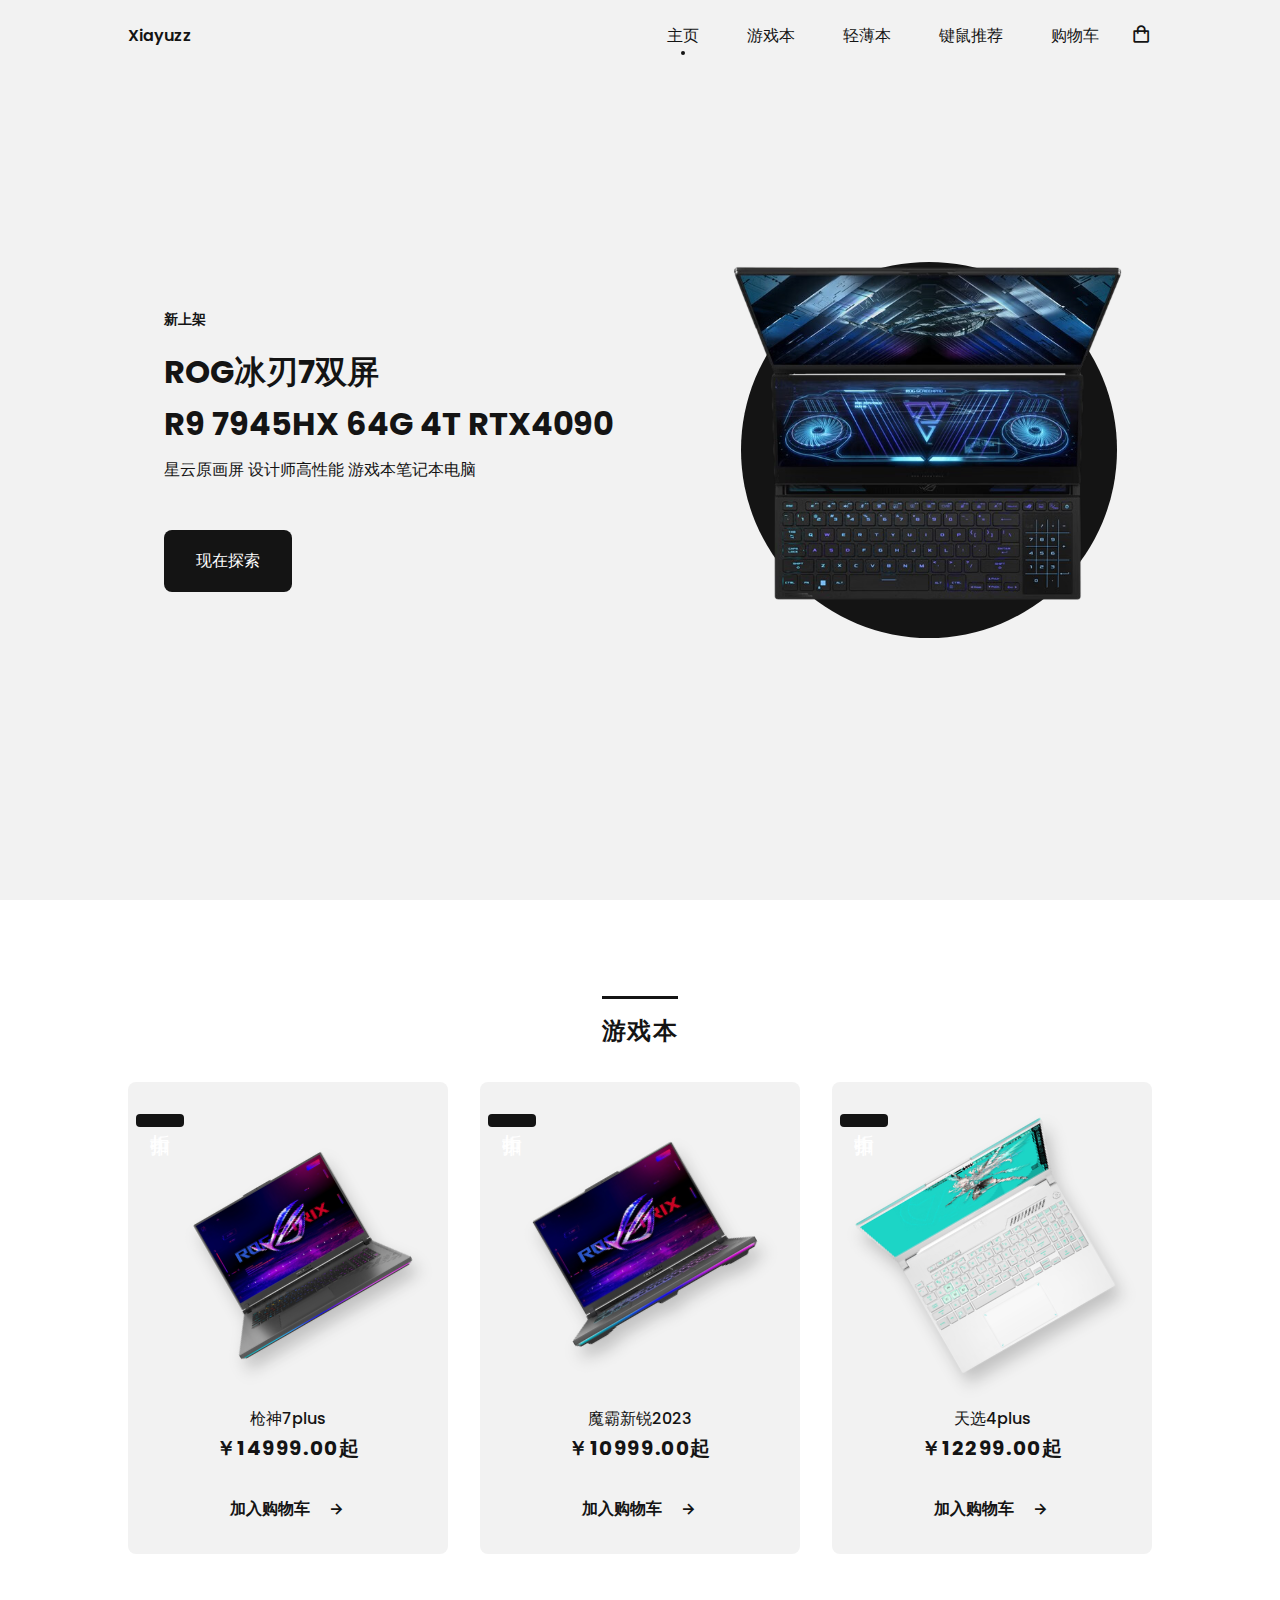
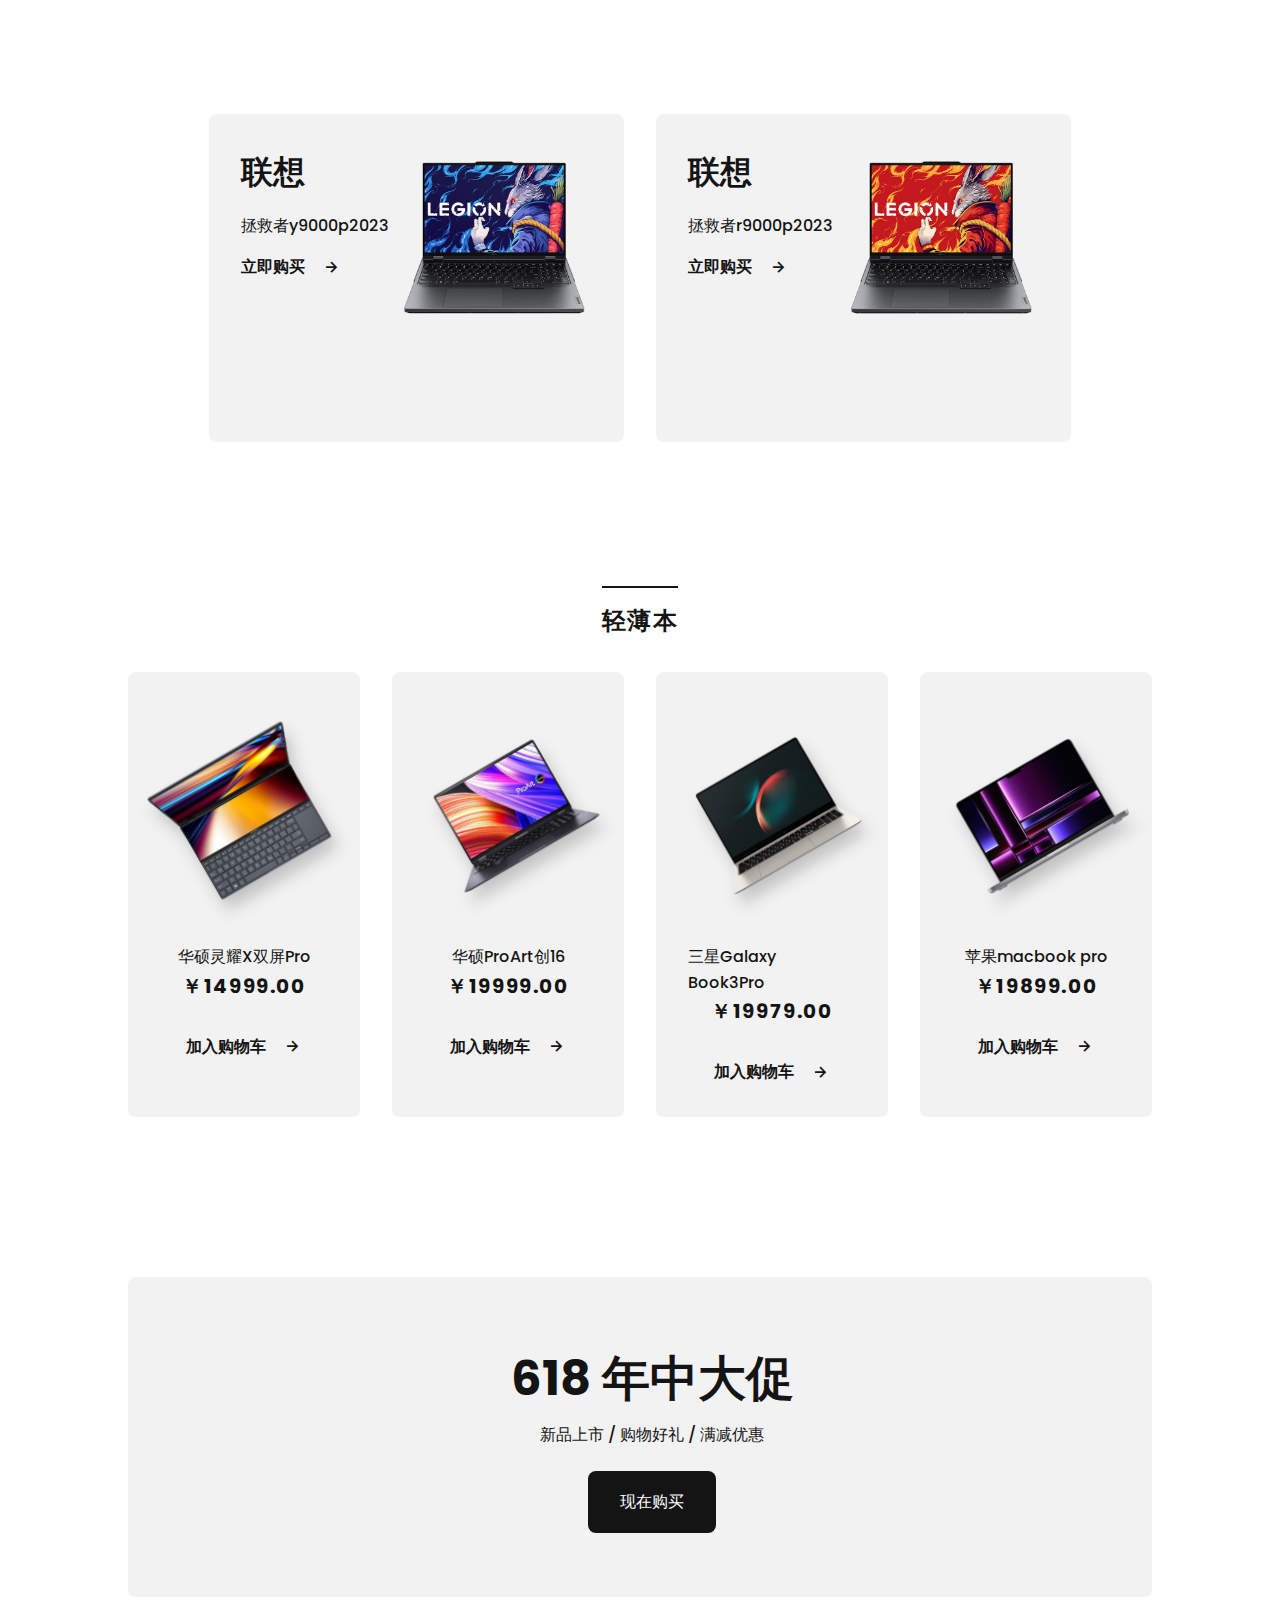
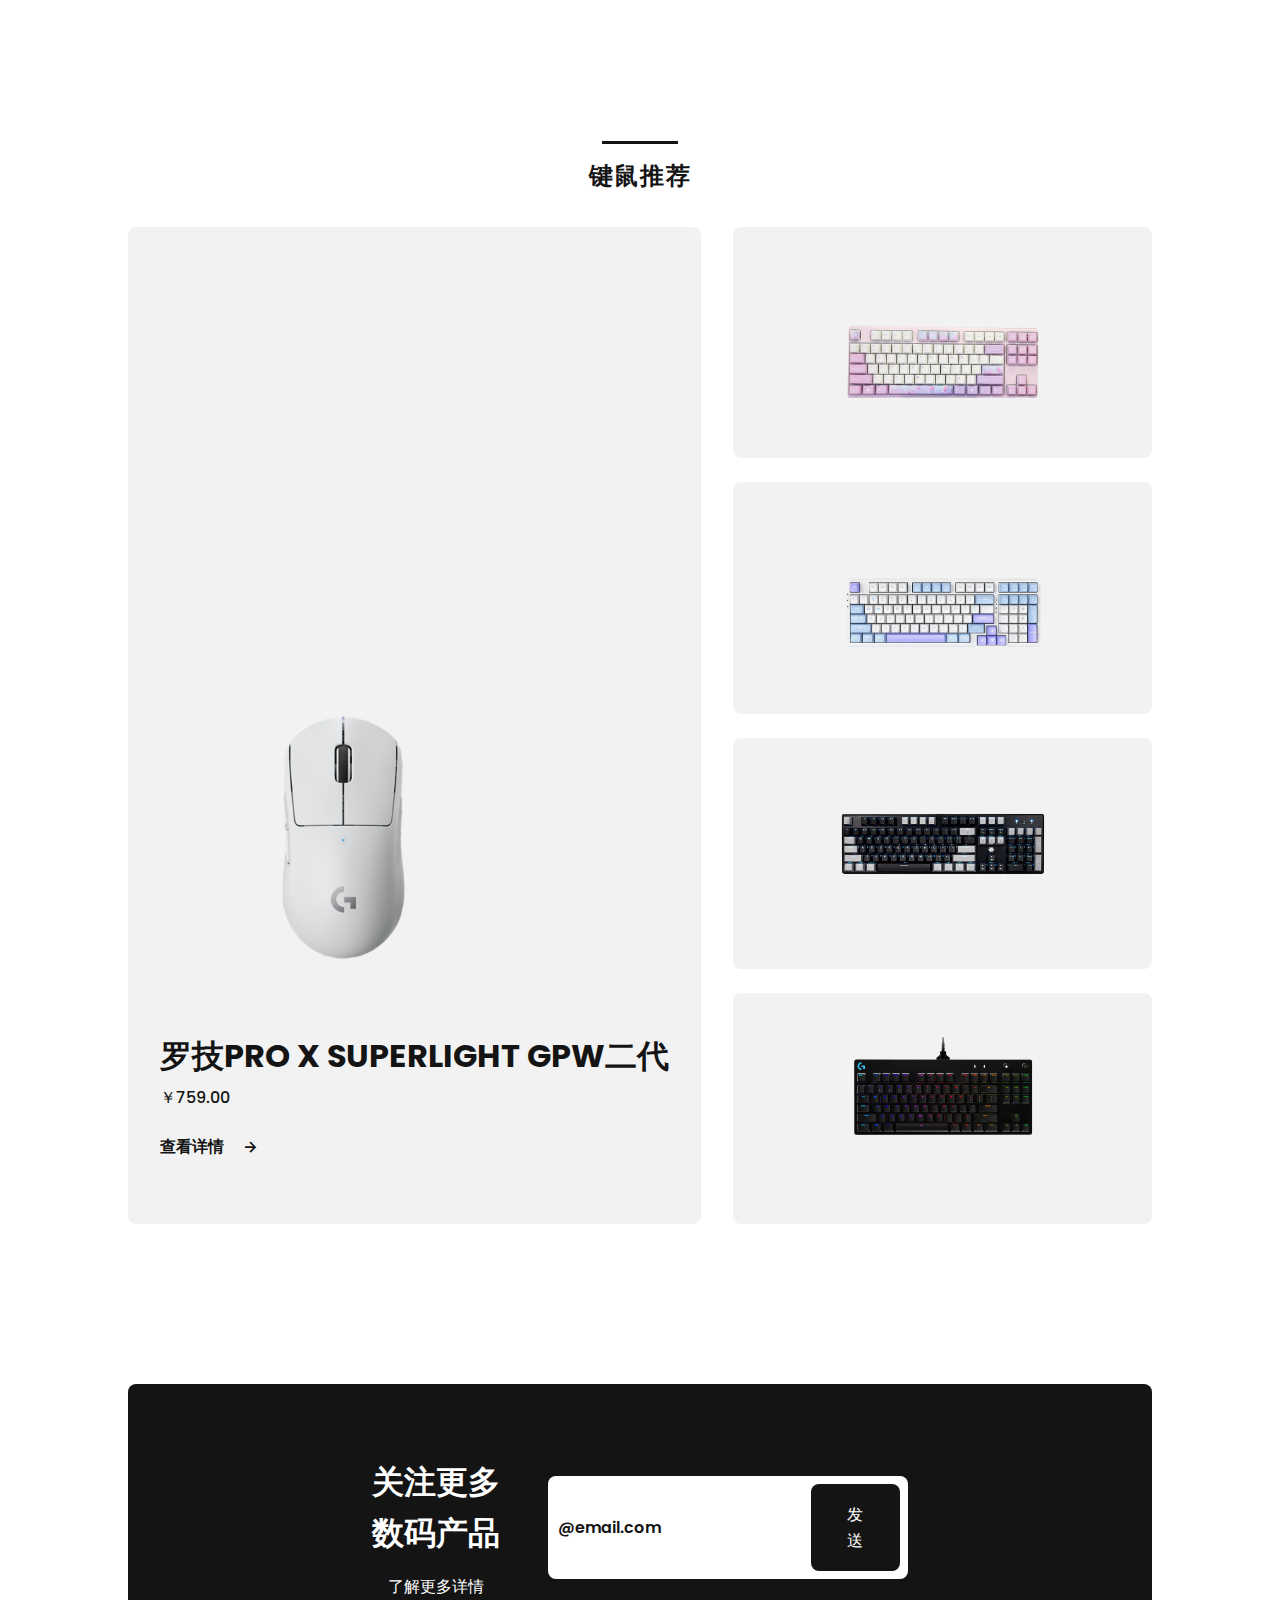
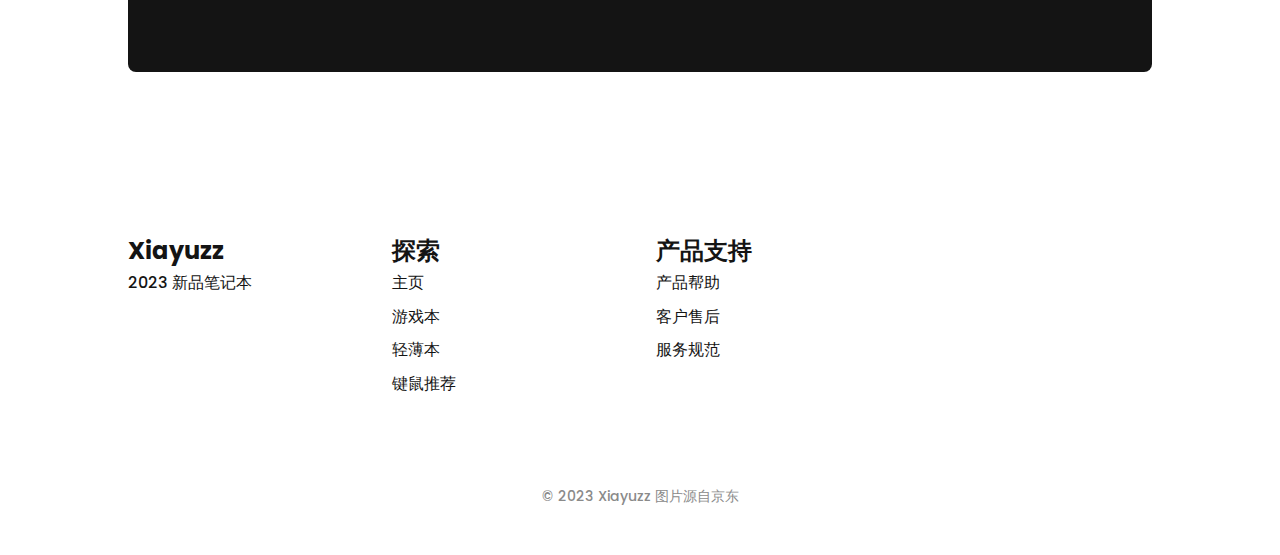
<file: index.html>
<!DOCTYPE html>
<html lang="en">
    <head>
        <meta charset="UTF-8">
        <meta name="viewport" content="width=device-width, initial-scale=1.0">
        <!-- ===== 添加图标 ===== -->
        <link rel="shortcut icon" href="assets/img/icon.ico">

        <!-- ===== CSS ===== -->
        <link rel="stylesheet" href="assets/css/styles.css">

        <!-- ===== 引入图标库 ===== -->
        <link href="https://cdn.jsdelivr.net/npm/boxicons@2.0.5/css/boxicons.min.css" rel="stylesheet">
        <link href="https://at.alicdn.com/t/c/font_4040954_tv0wpbe1dtd.css" rel="stylesheet">
        <title>2023年笔记本专卖网店</title>
    </head>
    <body>

        <!--===== 导航栏 =====-->
        <haeder class="header-1" id="header">
            <nav class="nav bd-grid">
                <div class="nav__toggle" id="nav-toggle">
                    <i class="bx bxs-grid"></i>
                </div>

                <a href="#home" class="nav__logo">Xiayuzz</a>

                <div class="nav__menu" id="nav-menu">
                    <ul class="nav__list">
                        <li class="nav__item"><a href="#home" class="nav__link active">主页</a></li>
                        <li class="nav__item"><a href="#featured" class="nav__link">游戏本</a></li>
                        <li class="nav__item"><a href="#light" class="nav__link">轻薄本</a></li>
                        <li class="nav__item"><a href="#new" class="nav__link">键鼠推荐</a></li>
                        <li class="nav__item"><a href="./shop.html#shop" class="nav__link">购物车</a></li>
                    </ul>
                </div>

                <div class="nav__shop">
                    <i class="bx bx-shopping-bag"></i>
                </div>
            </nav>
        </haeder>

        <main class="main-1">
            <!--===== 主页 =====-->
            <section class="home" id="home">
                <div class="home__container bd-grid">
                    <div class="home__computer">
                        <div class="home__shape"></div>
                        <img src="assets/img/icesword7-pixian.png" alt="" class="home__img">
                    </div>

                    <div class="home__data">
                        <span class="home__new">新上架</span>
                        <h1 class="home__title">ROG冰刃7双屏 <br> R9 7945HX 64G 4T RTX4090</h1>
                        <p class="home__description"> 星云原画屏 设计师高性能 游戏本笔记本电脑</p>
                        <a href="https://item.jd.com/10070599880658.html" target="_blank" class="button">现在探索</a>
                    </div>
                </div>
            </section>
            

            <!--===== 游戏本 =====-->
            <section class="featured section" id="featured">
                <h2 class="section-title">游戏本</h2>

                <div class="featured__container bd-grid">
                    <article class="computer">
                        <div class="computer__sale">折扣中</div>
                        <img src="assets/img/枪神7plus-pixian.png" target="_blank" alt="" class="computer__img">
                        <span class="computer__mame">枪神7plus</span>
                        <span class="computer__preci">￥14999.00起</span>
                        <a href="https://item.jd.com/100043674282.html" target="_blank" class="button-light">加入购物车 <i class="bx bx-right-arrow-alt button-icon"></i></a>
                    </article>

                    <article class="computer">
                        <div class="computer__sale">折扣中</div>
                        <img src="assets/img/魔霸新锐-pixian.png" alt="" class="computer__img">
                        <span class="computer__mame">魔霸新锐2023</span>
                        <span class="computer__preci">￥10999.00起</span>
                        <a href="https://item.jd.com/10071674210463.html" target="_blank" class="button-light">加入购物车 <i class="bx bx-right-arrow-alt button-icon"></i></a>
                    </article>

                    <article class="computer">
                        <div class="computer__sale">折扣中</div>
                        <img src="assets/img/天选4plus.png" alt="" class="computer__img">
                        <span class="computer__mame">天选4plus</span>
                        <span class="computer__preci">￥12299.00起</span>
                        <a href="https://item.jd.com/10044604093381.html" target="_blank" class="button-light">加入购物车 <i class="bx bx-right-arrow-alt button-icon"></i></a>
                    </article>

                </div>
            </section>

            <!--===== 副窗口 =====-->
            <section class="collection section">
                <div class="collection__container bd-grid">
                    <div class="collection__card">
                        <div class="collection__data">
                            <h3 class="collection__name">联想</h3>
                            <p class="collection__description">拯救者y9000p2023</p>
                            <a href="https://item.jd.com/100055147461.html" target="_blank" class="button-light">立即购买 <i class="bx bx-right-arrow-alt button-icon"></i></a>
                        </div>

                        <img src="assets/img/y9000p2023.png" alt="" class="collection__img">
                    </div>

                    <div class="collection__card">
                        <div class="collection__data">
                            <h3 class="collection__name">联想</h3>
                            <p class="collection__description">拯救者r9000p2023</p>
                            <a href="https://item.jd.com/10071456746996.html" target="_blank" class="button-light">立即购买 <i class="bx bx-right-arrow-alt button-icon"></i></a>
                        </div>

                        <img src="assets/img/r9000p2023.png" alt="" class="collection__img">
                    </div>
                    
                </div>
            </section>

            <!--===== 轻薄本 =====-->
            <section class="women section" id="light">
                <h2 class="section-title">轻薄本</h2>

                <div class="women__container bd-grid">
                    <article class="computer">
                        <img src="assets/img/华硕灵耀X双屏Pro 2023.png" alt="" class="computer__img">
                        <span class="computer__mame">华硕灵耀X双屏Pro</span>
                        <span class="computer__preci">￥14999.00</span>
                        <a href="https://item.jd.com/100049901210.html" target="_blank" class="button-light">加入购物车 <i class="bx bx-right-arrow-alt button-icon"></i></a>
                    </article>

                    <article class="computer">
                        <img src="assets/img/华硕ProArt创16 2023.png" alt="" class="computer__img">
                        <span class="computer__mame">华硕ProArt创16</span>
                        <span class="computer__preci">￥19999.00</span>
                        <a href="https://item.jd.com/10073933143792.html" target="_blank" class="button-light">加入购物车 <i class="bx bx-right-arrow-alt button-icon"></i></a>
                    </article>

                    <article class="computer">
                        <img src="assets/img/三星Galaxy Book3 Pro.png" alt="" class="computer__img">
                        <span class="computer__mame">三星Galaxy Book3Pro</span>
                        <span class="computer__preci">￥19979.00</span>
                        <a href="https://item.jd.com/10072262471224.html" target="_blank" class="button-light">加入购物车 <i class="bx bx-right-arrow-alt button-icon"></i></a>
                    </article>

                    <article class="computer">
                        <img src="assets/img/苹果macbook pro.png" alt="" class="computer__img">
                        <span class="computer__mame">苹果macbook pro</span>
                        <span class="computer__preci">￥19899.00</span>
                        <a href="https://item.jd.com/10072996455636.html" target="_blank" class="button-light">加入购物车 <i class="bx bx-right-arrow-alt button-icon"></i></a>
                    </article>


                </div>
            </section>

            <!--===== 广告页 =====-->
            <section class="offer section">
                <div class="offer__container bd-grid">
                    <div class="offer__data">
                        <h3 class="offer__title">618 年中大促</h3>
                        <p class="offer__description">新品上市 / 购物好礼 / 满减优惠</p>
                        <a href="#" class="button">现在购买</a>
                    </div>
                </div>
            </section>

            <!--===== 键鼠推荐 =====-->
            <section class="new section" id="new">
                <h2 class="section-title">键鼠推荐</h2>

                <div class="new__container bd-grid">
                    <div class="new__mens">
                        <img src="assets/img/gpw2.png" alt="" class="new__mens-img">
                        <h3 class="new__title">罗技PRO X SUPERLIGHT GPW二代</h3>
                        <span class="new__preci">￥759.00</span>
                        <a href="https://item.jd.com/100010255665.html" target="_blank" class="button-light">查看详情 <i class="bx bx-right-arrow-alt button-icon"></i></a>
                    </div>

                    <div class="new__sneaker">
                        <div class="new__sneaker-card">
                            <img src="assets/img/阿米洛.png" alt="" class="new__sneaker-img">
                            <div class="new__sneaker-overlay">
                                <a href="https://item.jd.com/10042319837508.html" target="_blank" class="button">加入购物车</a>
                            </div>
                        </div>
    
                        <div class="new__sneaker-card">
                            <img src="assets/img/vgn98pro.png" alt="" class="new__sneaker-img">
                            <div class="new__sneaker-overlay">
                                <a href="https://item.jd.com/10064193589170.html" target="_blank" class="button">加入购物车</a>
                            </div>
                        </div>
    
                        <div class="new__sneaker-card">
                            <img src="assets/img/黑峡谷.png" alt="" class="new__sneaker-img">
                            <div class="new__sneaker-overlay">
                                <a href="https://item.jd.com/10056250761246.html" target="_blank" class="button">加入购物车</a>
                            </div>
                        </div>
    
                        <div class="new__sneaker-card">
                            <img src="assets/img/罗技.png" alt="" class="new__sneaker-img">
                            <div class="new__sneaker-overlay">
                                <a href="https://item.jd.com/100005302261.html" target="_blank" class="button">加入购物车</a>
                            </div>
                        </div>
                    </div>
                </div>
            </section>

            <!--===== 插入语 =====-->
            <section class="newsletter section">
                <div class="newsletter__container bd-grid">
                    <div>
                        <h3 class="newsletter__title"> 关注更多<br>数码产品 </h3>
                        <p class="newsletter__description">了解更多详情</p>
                    </div>

                    <form action="" class="newsletter__subscribe">
                        <input type="text" placeholder="@email.com" class="newsletter__input">
                        <a href="#" class="button">发送</a>
                    </form>
                </div>
            </section>
        </main>

        <!--===== 页脚 =====-->
        <footer class="footer section">
            <div class="footer__container bd-grid">
                <div class="footer__box">
                    <h3 class="footer__title">Xiayuzz</h3>
                    <p class="footer__description">2023 新品笔记本</p>
                </div>

                <div class="footer__box">
                    <h3 class="footer__title">探索</h3>
                    <ul>
                        <li><a href="#home" class="footer__link">主页</a></li>
                        <li><a href="#featured" class="footer__link">游戏本</a></li>
                        <li><a href="#light" class="footer__link">轻薄本</a></li>
                        <li><a href="#new" class="footer__link">键鼠推荐</a></li>
                    </ul>
                </div>

                <div class="footer__box">
                    <h3 class="footer__title">产品支持</h3>
                    <ul>
                        <li><a href="#" class="footer__link">产品帮助</a></li>
                        <li><a href="#" class="footer__link">客户售后</a></li>
                        <li><a href="#" class="footer__link">服务规范</a></li>
                    </ul>
                </div>

                <div class="footer__box">
                    <a href="https://www.jd.com/" target="_blank" class="footer__social"><i class="iconfont icon-jingdong"></i></a>
                    <a href="https://www.taobao.com/" target="_blank" class="footer__social"><i class="iconfont icon-tao"></i></a>
                    <a href="https://www.tmall.com/" target="_blank" class="footer__social"><i class="iconfont icon-tianmao"></i></a>
                    <a href="https://pinduoduo.com/" target="_blank" class="footer__social"><i class="iconfont icon-pinduoduo"></i></a>
                </div>
            </div>

            <p class="footer__copy">&#169; 2023 Xiayuzz 图片源自京东</p>
        </footer>

        <!--===== MAIN JS =====-->
        <script src="/assets/js/main.js"></script>
        
    </body>
</html>
</file>
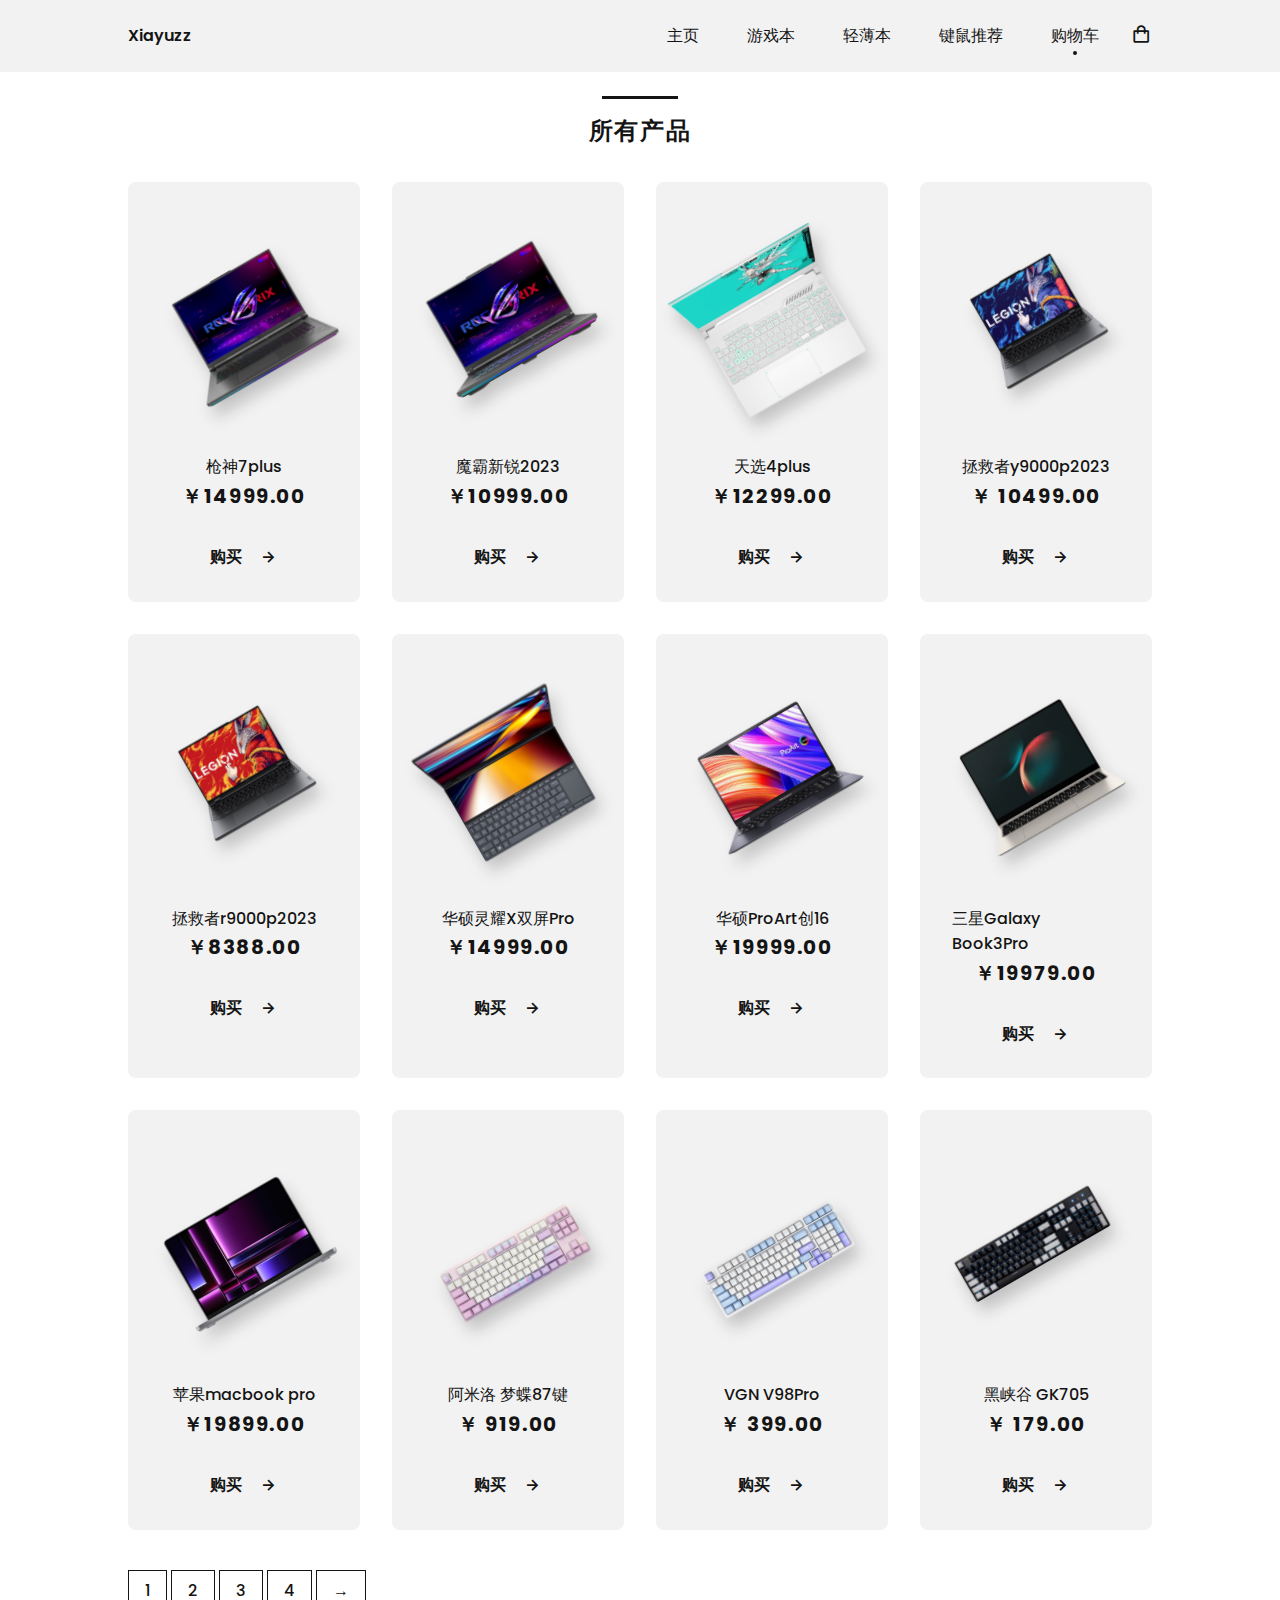
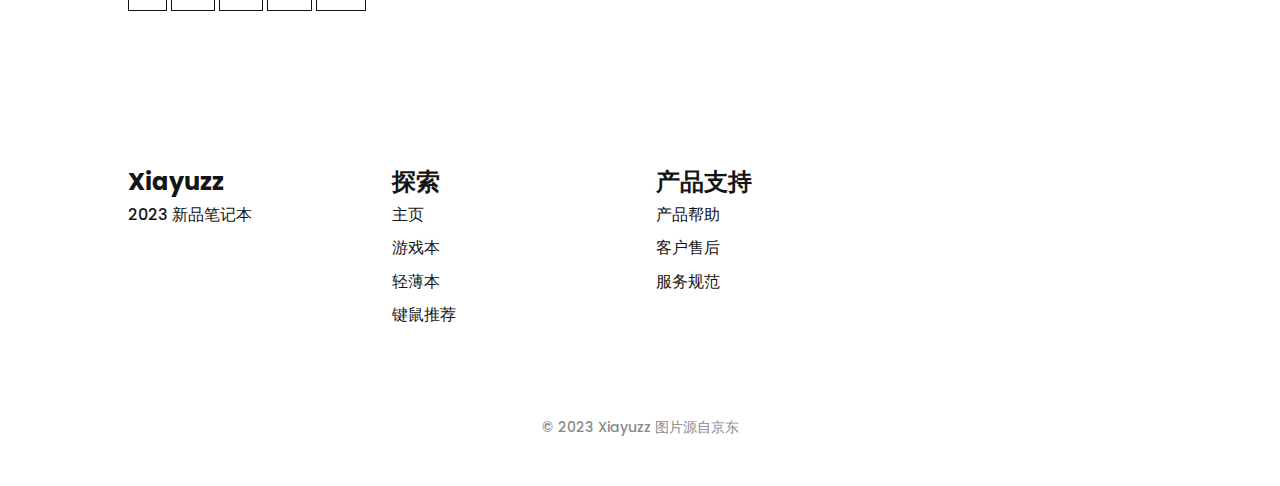
<file: shop.html>
<!DOCTYPE html>
<html lang="en">
    <head>
        <meta charset="UTF-8">
        <meta name="viewport" content="width=device-width, initial-scale=1.0">

        <!-- ===== 添加图标 ===== -->
        <link rel="shortcut icon" href="assets/img/购物车.ico">

        <!-- ===== CSS ===== -->
        <link rel="stylesheet" href="assets/css/styles.css">

        <!-- ===== 引入图标库 ===== -->
        <link href="https://cdn.jsdelivr.net/npm/boxicons@2.0.5/css/boxicons.min.css" rel="stylesheet">

        <title>产品购物车</title>
    </head>
    <body>

        <!--===== 导航栏 =====-->
        <haeder class="header-1" id="header">
            <nav class="nav bd-grid">
                <div class="nav__toggle" id="nav-toggle">
                    <i class="bx bxs-grid"></i>
                </div>

                <a href="./index.html#home" class="nav__logo">Xiayuzz</a>

                <div class="nav__menu" id="nav-menu">
                    <ul class="nav__list">
                        <li class="nav__item"><a href="./index.html" class="nav__link">主页</a></li>
                        <li class="nav__item"><a href="./index.html#featured" class="nav__link">游戏本</a></li>
                        <li class="nav__item"><a href="./index.html#women" class="nav__link">轻薄本</a></li>
                        <li class="nav__item"><a href="./index.html#new" class="nav__link">键鼠推荐</a></li>
                        <li class="nav__item"><a href="#shop" class="nav__link active">购物车</a></li>
                    </ul>
                </div>

                <div class="nav__shop">
                    <i class="bx bx-shopping-bag"></i>
                </div>
            </nav>
        </haeder>

        <main class="main-1">
            <!--===== 所有产品 =====-->
            <section class="featured section" id="shop">
                <h2 class="section-title">所有产品</h2>

                <div class="featured__container bd-grid">
                    <article class="computer">
                        <img src="assets/img/枪神7plus-pixian.png" target="_blank" alt="" class="computer__img">
                        <span class="computer__mame">枪神7plus</span>
                        <span class="computer__preci">￥14999.00</span>
                        <a href="https://item.jd.com/100043674282.html" target="_blank" class="button-light">购买 <i class="bx bx-right-arrow-alt button-icon"></i></a>
                    </article>

                    <article class="computer">
                        <img src="assets/img/魔霸新锐-pixian.png" alt="" class="computer__img">
                        <span class="computer__mame">魔霸新锐2023</span>
                        <span class="computer__preci">￥10999.00</span>
                        <a href="https://item.jd.com/10071674210463.html" target="_blank" class="button-light">购买 <i class="bx bx-right-arrow-alt button-icon"></i></a>
                    </article>

                    <article class="computer">
                        <img src="assets/img/天选4plus.png" alt="" class="computer__img">
                        <span class="computer__mame">天选4plus</span>
                        <span class="computer__preci">￥12299.00</span>
                        <a href="https://item.jd.com/10044604093381.html" target="_blank" class="button-light">购买 <i class="bx bx-right-arrow-alt button-icon"></i></a>
                    </article>

                    <article class="computer">
                        <img src="assets/img/y9000p2023.png" alt="" class="computer__img">
                        <span class="computer__mame">拯救者y9000p2023</span>
                        <span class="computer__preci">￥ 10499.00</span>
                        <a href="" class="button-light">购买 <i class="bx bx-right-arrow-alt button-icon"></i></a>
                    </article>

                    <article class="computer">
                        <img src="assets/img/r9000p2023.png" alt="" class="computer__img">
                        <span class="computer__mame">拯救者r9000p2023</span>
                        <span class="computer__preci">￥8388.00</span>
                        <a href="" class="button-light">购买 <i class="bx bx-right-arrow-alt button-icon"></i></a>
                    </article>

                    <article class="computer">
                        <img src="assets/img/华硕灵耀X双屏Pro 2023.png" alt="" class="computer__img">
                        <span class="computer__mame">华硕灵耀X双屏Pro</span>
                        <span class="computer__preci">￥14999.00</span>
                        <a href="https://item.jd.com/100049901210.html" target="_blank" class="button-light">购买 <i class="bx bx-right-arrow-alt button-icon"></i></a>
                    </article>

                    <article class="computer">
                        <img src="assets/img/华硕ProArt创16 2023.png" alt="" class="computer__img">
                        <span class="computer__mame">华硕ProArt创16</span>
                        <span class="computer__preci">￥19999.00</span>
                        <a href="https://item.jd.com/10073933143792.html" target="_blank" class="button-light">购买 <i class="bx bx-right-arrow-alt button-icon"></i></a>
                    </article>

                    <article class="computer">
                        <img src="assets/img/三星Galaxy Book3 Pro.png" alt="" class="computer__img">
                        <span class="computer__mame">三星Galaxy Book3Pro</span>
                        <span class="computer__preci">￥19979.00</span>
                        <a href="https://item.jd.com/10072262471224.html" target="_blank" class="button-light">购买 <i class="bx bx-right-arrow-alt button-icon"></i></a>
                    </article>

                    <article class="computer">
                        <img src="assets/img/苹果macbook pro.png" alt="" class="computer__img">
                        <span class="computer__mame">苹果macbook pro</span>
                        <span class="computer__preci">￥19899.00</span>
                        <a href="https://item.jd.com/10072996455636.html" target="_blank" class="button-light">购买 <i class="bx bx-right-arrow-alt button-icon"></i></a>
                    </article>

                    <article class="computer">
                        <img src="assets/img/阿米洛.png" alt="" class="computer__img">
                        <span class="computer__mame">阿米洛 梦蝶87键</span>
                        <span class="computer__preci">￥ 919.00</span>
                        <a href="https://item.jd.com/10042319837508.html" target="_blank" class="button-light">购买 <i class="bx bx-right-arrow-alt button-icon"></i></a>
                    </article>

                    <article class="computer">
                        <img src="assets/img/vgn98pro.png" alt="" class="computer__img">
                        <span class="computer__mame">VGN V98Pro</span>
                        <span class="computer__preci">￥ 399.00</span>
                        <a href="https://item.jd.com/10064193589170.html" target="_blank" class="button-light">购买 <i class="bx bx-right-arrow-alt button-icon"></i></a>
                    </article>

                    <article class="computer">
                        <img src="assets/img/黑峡谷.png" alt="" class="computer__img">
                        <span class="computer__mame">黑峡谷 GK705</span>
                        <span class="computer__preci">￥ 179.00 </span>
                        <a href="https://item.jd.com/10056250761246.html" target="_blank" class="button-light">购买 <i class="bx bx-right-arrow-alt button-icon"></i></a>
                    </article>
                </div>

                <div class="computer__pages bd-grid">
                    <div>
                        <span class="computer__pag">1</span>
                        <span class="computer__pag">2</span>
                        <span class="computer__pag">3</span>
                        <span class="computer__pag">4</span>
                        <span class="computer__pag">&#8594;</span>
                    </div>
                </div>
            </section>
        </main>

        <!--===== 页脚 =====-->
        <footer class="footer section">
            <div class="footer__container bd-grid">
                <div class="footer__box">
                    <h3 class="footer__title">Xiayuzz</h3>
                    <p class="footer__description">2023 新品笔记本</p>
                </div>

                <div class="footer__box">
                    <h3 class="footer__title">探索</h3>
                    <ul>
                        <li><a href="./index.html" class="footer__link">主页</a></li>
                        <li><a href="./index.html" class="footer__link">游戏本</a></li>
                        <li><a href="./index.html" class="footer__link">轻薄本</a></li>
                        <li><a href="#new" class="footer__link">键鼠推荐</a></li>
                    </ul>
                </div>

                <div class="footer__box">
                    <h3 class="footer__title">产品支持</h3>
                    <ul>
                        <li><a href="#" class="footer__link">产品帮助</a></li>
                        <li><a href="#" class="footer__link">客户售后</a></li>
                        <li><a href="#" class="footer__link">服务规范</a></li>
                    </ul>
                </div>

                <div class="footer__box">
                    <a href="https://www.jd.com/" target="_blank" class="footer__social"><i class="iconfont icon-jingdong"></i></a>
                    <a href="https://www.taobao.com/" target="_blank" class="footer__social"><i class="iconfont icon-tao"></i></a>
                    <a href="https://www.tmall.com/" target="_blank" class="footer__social"><i class="iconfont icon-tianmao"></i></a>
                    <a href="https://pinduoduo.com/" target="_blank" class="footer__social"><i class="iconfont icon-pinduoduo"></i></a>
                </div>
            </div>

            <p class="footer__copy">&#169; 2023 Xiayuzz 图片源自京东</p>
        </footer>

        <!--===== MAIN JS =====-->
        <script src="/assets/js/main.js"></script>
    </body>
</html>
</file>
<file: assets/css/styles.css>
/*===== 引入字体样式 =====*/
@import url("https://fonts.googleapis.com/css2?family=Poppins:wght@400;500;600;700&display=swap");
/*=====  CSS =====*/
:root{
  --header-height: 3rem;

  /*===== 自重大小 =====*/
  --font-medium:500;
  --font-semi-bold:600;
  --font-bold:700;
  
  /*===== 网页颜色 =====*/
  --dark-color:#141414;
  --dark-color-light:#8a8a8a;
  --dark-color-lighten:#f2f2f2;
  --while-color:#fff;

  /*===== 字体和排版 =====*/
  --body-font:"Poppins", sans-serif;
  --big-font-size:1.25rem;
  --bigger-font-size:1.5rem;
  --biggest-font-size:2rem;
  --h2-font-size:1.25rem;
  --normal-font-size:.938rem;
  --smaller-font-size:.813rem;
  
  /*===== 设置边缘基准 =====*/
  --mb-1:.5rem;
  --mb-2:1rem;
  --mb-3:1.5rem;
  --mb-4:2rem;
  --mb-5:2.5rem;
  --mb-6:3rem;
  
  /*===== z index =====*/
  --z-fixed:100;
  
  /*===== 旋转图片 =====*/
  --rotate-img: rotate(-30deg);
}
@media screen and (min-width:768px){
  :root{
    --big-font-size:1.5rem;
    --bigger-font-size:2rem;
    --biggest-font-size:3rem;
    --normal-font-size:1rem;
    --smaller-font-size:.875rem;
  }
}  
  
/*===== 基准 =====*/
*, ::before, ::after{
  box-sizing: border-box;
}

html{
  scroll-behavior: smooth;
}

body{
  margin: var(--header-height) 0 0 0;
  font-family: var(--body-font);
  font-size: var(--normal-font-size);
  font-weight: var(--font-medium);
  color: var(--dark-color);
  line-height: 1.6;
}

h1,h2,h3,p,ul{
  margin: 0;
}

ul{
  padding: 0;
  list-style: none;
}

a{
  text-decoration: none;
  color: var(--dark-color);
}

img{
  max-width: 100%;
  height: auto;
  display: block;
}
/*===== 标题CSS ===== */
.section{
  padding: 5rem 0 2rem;
}

.section-title{
  position: relative;
  font-size: var(--big-font-size);
  margin-bottom: var(--mb-4);
  text-align: center;
  letter-spacing: .1rem;
}

.section-title::after{
  content:'';
  position: absolute;
  width: 56px;
  height: .18rem;
  top: -1rem;
  left: 0;
  right: 0;
  margin: auto;
  background-color: var(--dark-color);
}
  
/*===== 布局 =====*/
.bd-grid{
  max-width: 1024px;
  display: grid;
  grid-template-columns: 100%;
  column-gap: 2rem;
  width: calc(100% - 2rem);
  margin-left: var(--mb-2);
  margin-right: var(--mb-2);
}

.header-1{
  width: 100%;
  position: fixed;
  top: 0;
  left: 0;
  z-index: var(--z-fixed);
  background-color: var(--dark-color-lighten);
}
  
/*===== NAV =====*/
.nav{
  height: var(--header-height);
  display: flex;
  justify-content: space-between;
  align-items: center;
}

@media screen and (max-width:768px){
  .nav__menu{
    position: fixed;
    top: var(--header-height);
    left: -100%;
    width: 70%;
    height: 100vh;
    padding: 2rem;
    background-color: var(--while-color);
    transition: .5s;
  }
}

.nav__item{
  margin-bottom: var(--mb-4);
}

.nav__logo{
  font-weight: var(--font-semi-bold);
}

.nav__toggle, .nav__shop{
  font-size: 1.3rem;
  cursor: pointer;
}

.nav__link:hover{
  color: var(--dark-color-light);
}

/*显示导航*/
.show{
  left: 0;
}

/*动态链接*/
.active{
  position: relative;
}

.active::before{
  content: '';
  position: absolute;
  bottom: -.5rem;
  left: 45%;
  width: 4px;
  height: 4px;
  background-color: var(--dark-color);
  border-radius: 50%;
}

/*改变导航栏颜色*/
.scroll-header{
  background-color: var(--while-color);
  box-shadow: 0 2px 4px rgba(0,0,0,.1);
}

/*===== 主页 =====*/
.home{
  background-color: var(--dark-color-lighten);
  overflow: hidden;
}

.home__container{
  height: calc(100vh - var(--header-height));
}

.home__computer{
  position: relative;
  display: flex;
  justify-content: center;
  align-self: center;
}

.home__shape{
  width: 220px;
  height: 220px;
  background-color: var(--dark-color);
  border-radius: 50%;
}

.home__img{
  position: absolute;
  top: -5rem;
  max-width: initial;
  width: 350px;
  /* transform: var(--rotate-img);  */
}

.home__new{
  display: block;
  font-size: var(--smaller-font-size);
  font-weight: var(--font-semi-bold);
  margin-bottom: var(--mb-2);
}

.home__title{
  font-size: var(--bigger-font-size);
  margin-bottom: var(--mb-1);
}

.home__description{
  margin-bottom: var(--mb-6);
}
/*按钮*/
.button{
  display: inline-block;
  background-color: var(--dark-color);
  color: var(--while-color);
  padding: 1.125rem 2rem;
  font-weight: var(--font-medium);
  border-radius: .5rem;
  transition: .3s;
}

.button:hover{
  transform: translateY(-.15rem);
}

.button-light{
  display: inline-flex;
  color: var(--dark-color);
  font-weight: var(--font-bold);
  align-items: center;
}

.button-icon{
  font-size: 1.25rem;
  margin-left: 1rem;
  transition: .3s;
}

.button-light:hover .button-icon{
  transform: translateX(.15rem);
}
/*===== 游戏本 =====*/
.featured__container{
  row-gap: 2rem;
  grid-template-columns: repeat(auto-fit, minmax(220px,1fr));  
}

.computer{
  position: relative;
  display: flex;
  flex-direction: column;
  align-items: center;
  padding: 2rem;
  background-color: var(--dark-color-lighten);
  border-radius: .5rem;
  transition: .3s;
}

.computer__sale{
  position: absolute;
  left: .5rem;
  background-color: var(--dark-color);
  color: var(--while-color);
  padding: .25rem .5rem;
  border-radius: .25rem;
  font-size: var(--h2-font-size);
  writing-mode: vertical-rl;
  letter-spacing: .1rem;
}

.computer__img{
  width: 220px;
  margin-top: var(--mb-3);
  margin-bottom: var(--mb-6);
  transform: var(--rotate-img);
  filter: drop-shadow(0 12px 8px rgba(0,0,0,.2));
}

.computer__name, .computer__preci{
  font-size: var(--h2-font-size);
  letter-spacing: .1rem;
  font-weight: var(--font-bold);
}

.computer__name{
  margin-bottom: var(--mb-1);
}

.computer__preci{
  margin-bottom: var(--mb-4);
}

.computer:hover{
  transform: translateY(-.5rem);
}

.computer__pages{
  margin-top: var(--mb-6);
}

.computer__pag{
  padding: .5rem 1rem;
  border: 1px solid var(--dark-color);
}

.computer__pag:hover{
  background-color: var(--dark-color);
  color: var(--while-color);
}
/*===== 副窗口 =====*/
.collection__container{
  row-gap: 2rem;
  justify-content: center;
}

.collection__card{
  position: relative;
  display: flex;
  height: 328px;
  background-color: var(--dark-color-lighten);
  padding: 2rem;
  border-radius: .5rem;
  transition: .3s;
}

.collection__img{
  position: absolute;
  top: 0;
  right: 0;
  width: 230px;
}

.collection__name{
  font-size: var(--bigger-font-size);
  margin-bottom: var(--mb-2);
}

.collection__description{
  margin-bottom: var(--mb-2);
}

.collection__card:hover{
  transform: translateY(-0.3rem);
}

/*===== 轻薄本 =====*/
.women__container{
  row-gap: 2rem;
  grid-template-columns: repeat(auto-fit, minmax(220px, 1fr));
}

/*===== 广告页 =====*/
.offer__container{
  grid-template-columns: 55% 45%;
  column-gap: 0;
  background-color: var(--dark-color-lighten);
  border-radius: .5rem;
  justify-content: center;
}

.offer__data{
  padding: 4rem 0 4rem 1.5rem;
}

.offer__title{
  font-size: var(--biggest-font-size);
  margin-bottom: .25rem;
}

.offer__description{
  margin-bottom: var(--mb-3);
}

/*===== 键鼠推荐  =====*/
.new__container{
  row-gap: 2rem;
}

.new__mens{
  display: flex;
  flex-direction: column;
  justify-content: center;
  background-color: var(--dark-color-lighten);
  border-radius: .5rem;
  padding: 2rem;
}

.new__mens-img{
  width: 300px;
  margin-bottom: var(--mb-3);
}

.new__title{
  font-size: var(--bigger-font-size);
  margin-bottom: .25rem;
}

.new__preci{
  display: block;
  margin-bottom: var(--mb-3);
}

.new__sneaker{
  display: grid;
  gap: 1.5rem;
  grid-template-columns: repeat(auto-fit, minmax(220px, 1fr));
}

.new__sneaker-card{
  position: relative;
  padding: .35rem 1.5rem;
  background-color: var(--dark-color-lighten);
  border-radius: .5rem;
  overflow: hidden;
  display: flex;
  justify-content: center;
}

.new__sneaker-img{
  width: 220px;
}

.new__sneaker-overlay{
  position: absolute;
  left: 0;
  bottom: -100%;
  width: 100%;
  height: 100%;
  display: flex;
  justify-content: center;
  align-items: center;
  background-color: rgba(138,138,138,.3);
  transition: .3s
}

.new__sneaker-card:hover .new__sneaker-overlay{
  bottom: 0;
}
/*===== 键鼠推荐S =====*/
.newsletter__container{
  background-color: var(--dark-color);
  color: var(--while-color);
  padding: 2rem .5rem;
  border-radius: .5rem;
  text-align: center;
}

.newsletter__title{
  font-size: var(--bigger-font-size);
  margin-bottom: var(--mb-2);
}

.newsletter__description{
  margin-bottom: var(--mb-5);
}

.newsletter__subscribe{
  display: flex;
  column-gap: .5rem;
  background-color: var(--while-color);
  padding: .5rem;
  border-radius: .5rem;
}

.newsletter__input{
  outline: none;
  border: none;
  width: 90%;
  font-size: var(--normal-font-size);
}

.newsletter__input::placeholder{
  color: var(--dark-color);
  font-family: var(--body-font);
  font-size: var(--normal-font-size);
  font-weight: var(--font-semi-bold);

}

/*===== 页脚 =====*/
.footer__container{
  grid-template-columns: repeat(auto-fit, minmax(220px, 1fr));
}

.footer__box{
  margin-bottom: var(--mb-4);
}

.footer__title{
  font-size: var(--big-font-size);
}


.footer__link{
  display: block;
  width: max-content;
  margin-bottom: var(--mb-1);
}

.footer__link:hover{
  color: var(--dark-color-light);
}

.footer__social{
  font-size: 1.5rem;
  margin-right: 1.25rem;
}

.footer__social:hover{
  color: var(--dark-color-light);
}

.footer__copy{
  padding-top: 3rem;
  font-size: var(--smaller-font-size);
  color: var(--dark-color-light);
  text-align: center;
}
/* ===== 设备切换显示=====*/
@media screen and (min-width: 576px){

  .collection__container{
    grid-template-columns: 415px;
  }
  .collection__img{
    width: 260px;
  }
  .offer__container{
    grid-template-columns: max-content max-content;
  }
  .offer__data{
    text-align: center;
  }
  .new__mens{
    align-items: center;
  }
}
@media screen and (min-width: 768px){
  body{
    margin: 0;
  }
  
  .section{
    padding: 7rem 0 3rem;
  }
  .section-title::after{
    width: 76px;
  }

  .nav{
    height: calc(var(--header-height) + 1.5rem);
  }
  .nav__menu{
    margin-left: auto;
  }
  .nav__list{
    display: flex;
  }
  .nav__item{
    margin-left: var(--mb-6);
    margin-bottom: 0;
  }  
  .nav__toggle{
    display: none;
  }
  .home__container{
    height: 100vh;
    grid-template-columns: max-content max-content;
    justify-content: center;
    align-items: center;
  }
  .home__computer{
    order: 1;
  }
  .home__shape{
    width: 376px;
    height: 376px;
  }
  .home__img{
    width: 550px;
    top: -6.5rem;
    right: 0;
    left: -5.5rem;
  }
  .newsletter__container{
    grid-template-columns: max-content max-content;
    justify-content: center;
    align-items: center;
    padding: 4.5rem 2rem;
    column-gap: 3rem;
  }
  .newsletter__description{
    margin-bottom: 0;
  }
  .newsletter__subscribe{
    width: 360px;
    height: max-content;
  }
}

@media screen and (min-width: 1024px){
  .bd-grid{
    margin-left: auto;
    margin-right: auto;
  }

  .home__container{
    column-gap: 8rem;
  }

  .collection__container{
    grid-template-columns: repeat(2, 415px);
  }

  .new__container{
    grid-template-columns: max-content 1fr;
  }
  .new__mens{
    align-items: initial;
    justify-content: flex-end;
    padding: 4rem 2rem;
  }
  .new__mens-img{
    margin-bottom: var(--mb-6);
  }
}
</file>
